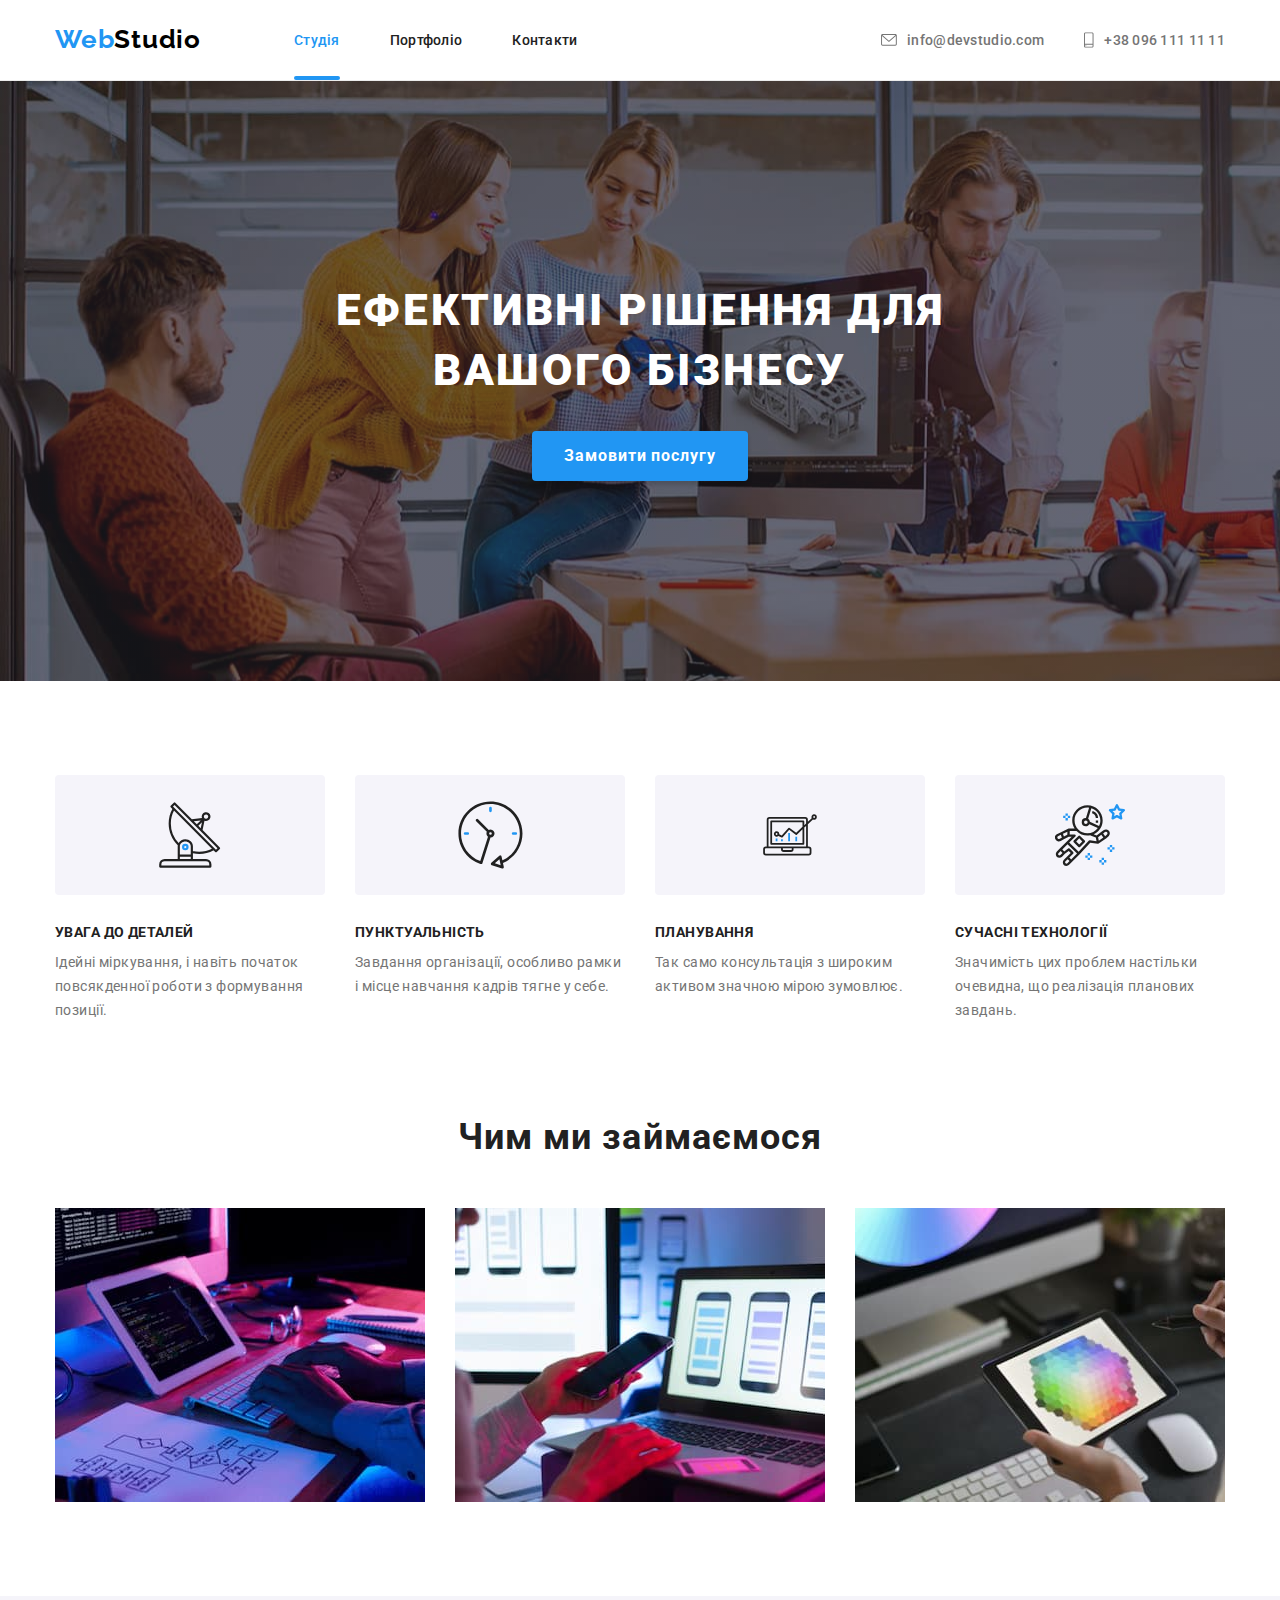
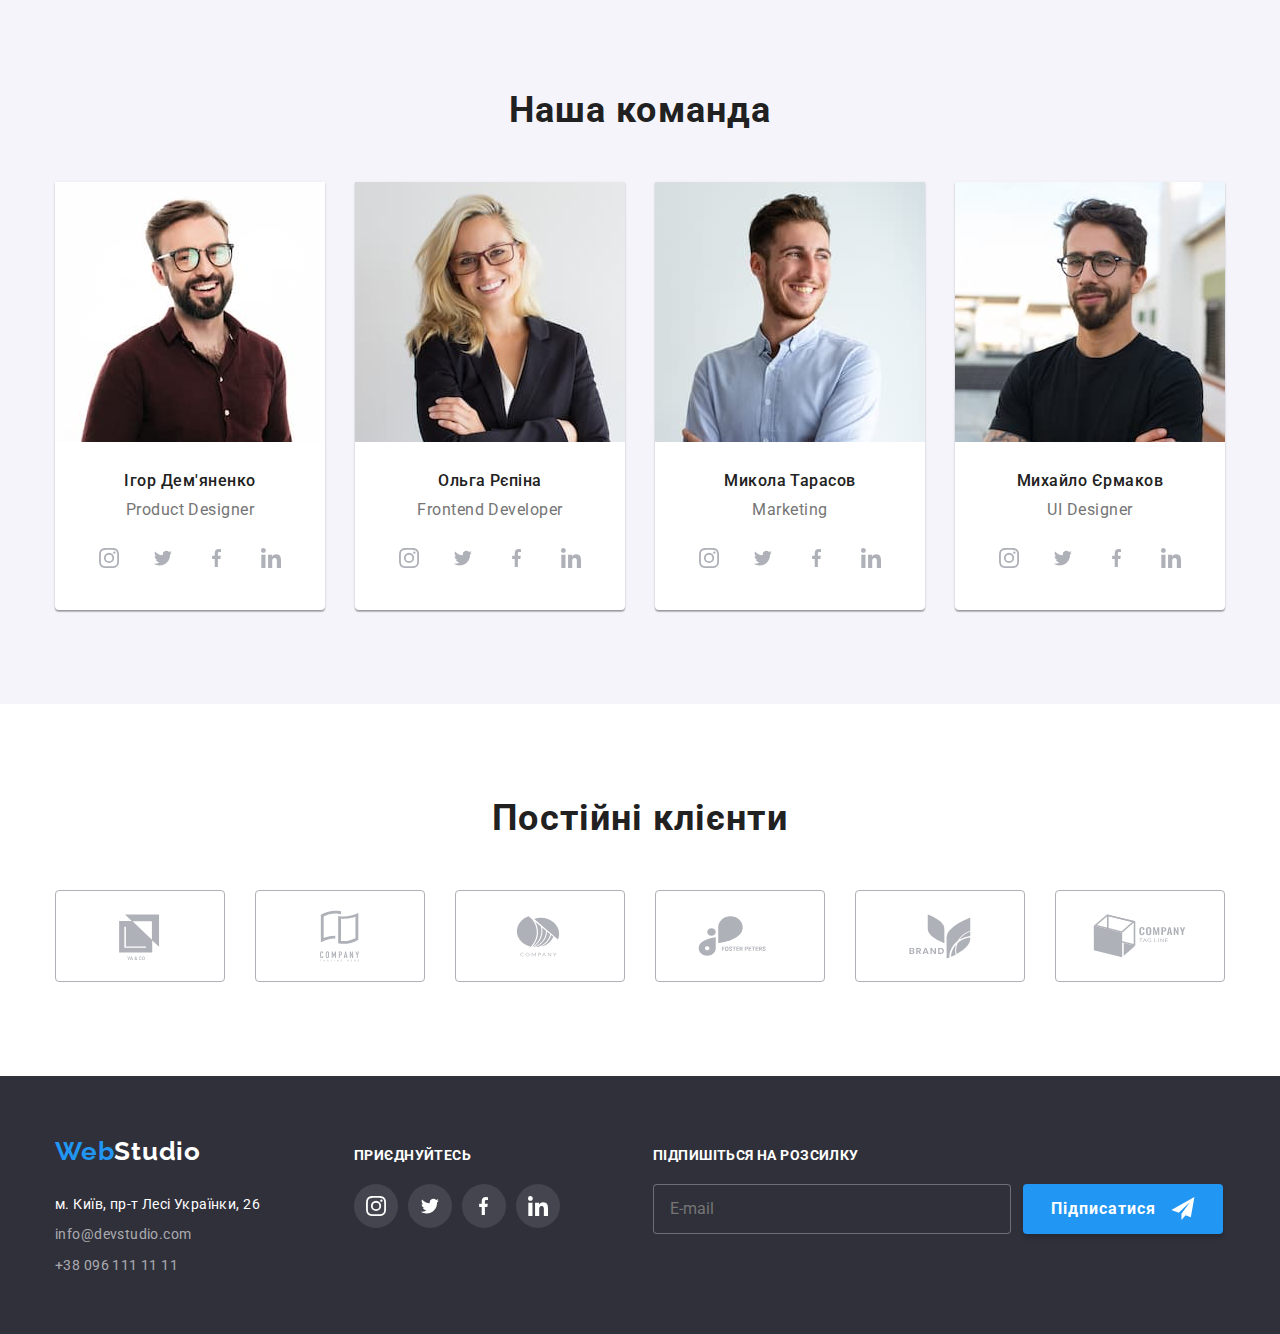
<file: index.html>
<!DOCTYPE html>
<html lang="en">
  <head>
    <meta charset="UTF-8" />
    <meta http-equiv="X-UA-Compatible" content="IE=edge" />
    <meta name="viewport" content="width=device-width, initial-scale=1.0" />
    <title>WebStudio</title>
    <link
      href="https://fonts.googleapis.com/css2?family=Raleway:wght@700&family=Roboto:wght@400;500;700;900&display=swap"
      rel="stylesheet"
    />
    <link
      rel="stylesheet"
      href="https://cdnjs.cloudflare.com/ajax/libs/modern-normalize/1.1.0/modern-normalize.min.css"
    />
    <link rel="stylesheet" href="./css/styles.css" />
  </head>
  <body>
    <!--Шапка-->

    <header class="header">
      <div class="container main-nav">
        <div class="site-logo">
          <a href="./index.html" class="logo"
            ><span class="logo-blue">Web</span>Studio</a
          >
        </div>
        <div class="nav">
          <nav>
            <ul class="site-nav">
              <li class="item">
                <a href="./index.html" class="link-nav accent-page"
                  >Студія
                  <div class="the-page"></div
                ></a>
              </li>
              <li class="item">
                <a href="./portfolio.html" class="link-nav">Портфоліо</a>
              </li>
              <li class="item"><a href="" class="link-nav">Контакти</a></li>
            </ul>
          </nav>
        </div>

        <!--Контакти-->

        <ul class="contact">
          <li class="mail">
            <a href="mailto:info@devstudio.com" class="link-contact">
              <svg class="contact-icon" width="16px" height="12px">
                <use href="./images/icons.svg#icon-Mail"></use>
              </svg>
              info@devstudio.com
            </a>
          </li>
          <li class="tel">
            <a href="tel:+380961111111" class="link-contact">
              <svg class="contact-icon" width="10px" height="16px">
                <use href="./images/icons.svg#icon-smartphone"></use>
              </svg>
              +38 096 111 11 11</a
            >
          </li>
        </ul>
      </div>
    </header>

    <main>
      <!--Герой-->
      <div class="hero-image">
        <section class="hero">
          <div class="container">
            <div class="title">
              <h1 class="hero-title">ЕФЕКТИВНІ РІШЕННЯ ДЛЯ ВАШОГО БІЗНЕСУ</h1>
            </div>

            <button
              type="button"
              class="button-order"
              width="216px"
              height="50px"
              data-modal-open
            >
              Замовити послугу
            </button>
          </div>
        </section>
      </div>
      <!--Переваги-->
      <section class="section">
        <div class="container">
          <h2 class="invisible-title">Наші переваги</h2>
          <ul class="benefits">
            <li class="benefits-item">
              <div class="bloc-antenna" width="270px" height="120px">
                <svg width="65.32" height="70">
                  <use href="./images/icons.svg#icon-antenna-1"></use>
                </svg>
              </div>
              <h3 class="benefits-title">УВАГА ДО ДЕТАЛЕЙ</h3>
              <p class="benefits-text">
                Ідейні міркування, і навіть початок повсякденної роботи з
                формування позиції.
              </p>
            </li>
            <li class="benefits-item">
              <div class="bloc-clock">
                <svg width="66.96px" height="70px">
                  <use href="./images/icons.svg#icon-clock-1"></use>
                </svg>
              </div>
              <h3 class="benefits-title">ПУНКТУАЛЬНІСТЬ</h3>
              <p class="benefits-text">
                Завдання організації, особливо рамки і місце навчання кадрів
                тягне у себе.
              </p>
            </li>
            <li class="benefits-item">
              <div class="bloc-diagram">
                <svg width="70px" height="53.69px">
                  <use href="./images/icons.svg#icon-diagram-1"></use>
                </svg>
              </div>
              <h3 class="benefits-title">ПЛАНУВАННЯ</h3>
              <p class="benefits-text">
                Так само консультація з широким активом значною мірою зумовлює.
              </p>
            </li>
            <li class="benefits-item">
              <div class="bloc-astronaut">
                <svg width="70px" height="70px">
                  <use href="./images/icons.svg#icon-astronaut-1"></use>
                </svg>
              </div>
              <h3 class="benefits-title">СУЧАСНІ ТЕХНОЛОГІЇ</h3>
              <p class="benefits-text">
                Значимість цих проблем настільки очевидна, що реалізація
                планових завдань.
              </p>
            </li>
          </ul>
        </div>
      </section>
      <!--Приклади робіт-->
      <section class="section work-section">
        <div class="container">
          <h2 class="work-title">Чим ми займаємося</h2>
          <ul class="work">
            <li class="work-list">
              <img
                src="./images/image1.jpg"
                alt="Десктопні додатки"
                width="370"
                height="294"
              />
            </li>
            <li class="work-list">
              <img
                src="./images/image2.jpg"
                alt="Мобільні додатки"
                width="370"
                height="294"
              />
            </li>
            <li class="work-list">
              <img
                src="./images/image3.jpg"
                alt="Дизайнерські рішення"
                width="370"
                height="294"
              />
            </li>
          </ul>
        </div>
      </section>
      <!--Команда-->

      <section class="section team-background">
        <div class="container">
          <h2 class="team-title">Наша команда</h2>
          <ul class="team">
            <li class="team-list">
              <img
                src="./images/image4.jpg"
                alt="Ігор Дем'яненко Product Designer"
                width="270"
                height="260"
              />
              <div class="team-info">
                <h3 class="name-title">Ігор Дем'яненко</h3>
                <p class="team-text">Product Designer</p>
                <ul class="icon-social">
                  <li class="social-networks">
                    <a href="" class="social-link">
                      <svg width="20px" height="20px">
                        <use href="./images/icons.svg#icon-instagram-2"></use>
                      </svg>
                    </a>
                  </li>
                  <li class="social-networks">
                    <a href="" class="social-link">
                      <svg width="20px" height="16.25px">
                        <use href="./images/icons.svg#icon-twitter"></use>
                      </svg>
                    </a>
                  </li>
                  <li class="social-networks">
                    <a href="" class="social-link">
                      <svg width="10px" height="20px">
                        <use href="./images/icons.svg#icon-facebook"></use>
                      </svg>
                    </a>
                  </li>
                  <li class="social-networks">
                    <a href="" class="social-link">
                      <svg width="20px" height="20px">
                        <use href="./images/icons.svg#icon-linkedin-1"></use>
                      </svg>
                    </a>
                  </li>
                </ul>
              </div>
            </li>
            <li class="team-list">
              <img
                src="./images/image5.jpg"
                alt="Ольга Рєпіна Frontend Developer"
                width="270"
                height="260"
              />
              <div class="team-info">
                <h3 class="name-title">Ольга Рєпіна</h3>
                <p class="team-text">Frontend Developer</p>
                <ul class="icon-social">
                  <li class="social-networks">
                    <a href="" class="social-link">
                      <svg width="20px" height="20px">
                        <use href="./images/icons.svg#icon-instagram-2"></use>
                      </svg>
                    </a>
                  </li>
                  <li class="social-networks">
                    <a href="" class="social-link">
                      <svg width="20px" height="16.25px">
                        <use href="./images/icons.svg#icon-twitter"></use>
                      </svg>
                    </a>
                  </li>
                  <li class="social-networks">
                    <a href="" class="social-link">
                      <svg width="10px" height="20px">
                        <use href="./images/icons.svg#icon-facebook"></use>
                      </svg>
                    </a>
                  </li>
                  <li class="social-networks">
                    <a href="" class="social-link">
                      <svg width="20px" height="20px">
                        <use href="./images/icons.svg#icon-linkedin-1"></use>
                      </svg>
                    </a>
                  </li>
                </ul>
              </div>
            </li>
            <li class="team-list">
              <img
                src="./images/image6.jpg"
                alt="Микола Тарасов Marketing"
                width="270"
                height="260"
              />
              <div class="team-info">
                <h3 class="name-title">Микола Тарасов</h3>
                <p class="team-text">Marketing</p>
                <ul class="icon-social">
                  <li class="social-networks">
                    <a href="" class="social-link">
                      <svg width="20px" height="20px">
                        <use href="./images/icons.svg#icon-instagram-2"></use>
                      </svg>
                    </a>
                  </li>
                  <li class="social-networks">
                    <a href="" class="social-link">
                      <svg width="20px" height="16.25px">
                        <use href="./images/icons.svg#icon-twitter"></use>
                      </svg>
                    </a>
                  </li>
                  <li class="social-networks">
                    <a href="" class="social-link">
                      <svg width="10px" height="20px">
                        <use href="./images/icons.svg#icon-facebook"></use>
                      </svg>
                    </a>
                  </li>
                  <li class="social-networks">
                    <a href="" class="social-link">
                      <svg width="20px" height="20px">
                        <use href="./images/icons.svg#icon-linkedin-1"></use>
                      </svg>
                    </a>
                  </li>
                </ul>
              </div>
            </li>
            <li class="team-list">
              <img
                src="./images/image7.jpg"
                alt="Михайло Єрмаков UI Designer"
                width="270"
                height="260"
              />
              <div class="team-info">
                <h3 class="name-title">Михайло Єрмаков</h3>
                <p class="team-text">UI Designer</p>
                <ul class="icon-social">
                  <li class="social-networks">
                    <a href="" class="social-link">
                      <svg width="20px" height="20px">
                        <use href="./images/icons.svg#icon-instagram-2"></use>
                      </svg>
                    </a>
                  </li>
                  <li class="social-networks">
                    <a href="" class="social-link">
                      <svg width="20px" height="16.25px">
                        <use href="./images/icons.svg#icon-twitter"></use>
                      </svg>
                    </a>
                  </li>
                  <li class="social-networks">
                    <a href="" class="social-link">
                      <svg width="10px" height="20px">
                        <use href="./images/icons.svg#icon-facebook"></use>
                      </svg>
                    </a>
                  </li>
                  <li class="social-networks">
                    <a href="" class="social-link">
                      <svg width="20px" height="20px">
                        <use href="./images/icons.svg#icon-linkedin-1"></use>
                      </svg>
                    </a>
                  </li>
                </ul>
              </div>
            </li>
          </ul>
        </div>
      </section>

      <!--Постійні клієнти-->
      <section class="section">
        <div class="container">
          <h2 class="client-title">Постійні клієнти</h2>
          <ul class="client-list">
            <li class="client-item">
              <a href="" width="170px" height="92" class="client-link">
                <svg width="106px" height="60px">
                  <use href="./images/icons.svg#icon-Logo-1"></use>
                </svg>
              </a>
            </li>
            <li class="client-item">
              <a href="" width="170px" height="92" class="client-link">
                <svg width="106px" height="60px">
                  <use href="./images/icons.svg#icon-Logo-2"></use>
                </svg>
              </a>
            </li>
            <li class="client-item">
              <a href="" width="170px" height="92" class="client-link">
                <svg width="106px" height="60px">
                  <use href="./images/icons.svg#icon-Logo-3"></use>
                </svg>
              </a>
            </li>
            <li class="client-item">
              <a href="" width="170px" height="92" class="client-link">
                <svg width="106px" height="60px">
                  <use href="./images/icons.svg#icon-Logo-4"></use>
                </svg>
              </a>
            </li>
            <li class="client-item">
              <a href="" width="170px" height="92" class="client-link">
                <svg width="106px" height="60px">
                  <use href="./images/icons.svg#icon-Logo-5"></use>
                </svg>
              </a>
            </li>
            <li class="client-item">
              <a href="" width="170px" height="92" class="client-link">
                <svg width="106px" height="60px">
                  <use href="./images/icons.svg#icon-Logo-6"></use>
                </svg>
              </a>
            </li>
          </ul>
        </div>
      </section>
    </main>

    <!--Підвал-->
    <footer class="footer">
      <div class="container container-footer">
        <div class="adrdress-footer">
          <a href="./index.html" class="logo logo-footer"
            ><span class="logo-blue">Web</span>Studio</a
          >
          <address>
            <ul class="address">
              <li class="address-list">
                <a
                  href="https://maps.app.goo.gl/EAC9ULixdkPasdqL6?g_st=ic"
                  class="location"
                  >м. Київ, пр-т Лесі Українки, 26</a
                >
              </li>
              <li class="address-list">
                <a class="contact-footer" href="info@devstudio.com"
                  >info@devstudio.com</a
                >
              </li>
              <li class="address-list">
                <a class="contact-footer" href="+380961111111"
                  >+38 096 111 11 11</a
                >
              </li>
            </ul>
          </address>
        </div>

        <div class="footer-two">
          <h3 class="title-join">ПРИЄДНУЙТЕСЬ</h3>
          <ul class="client-list">
            <li class="social-networks">
              <a href="" class="social-footer">
                <svg width="20px" height="20px">
                  <use href="./images/icons.svg#icon-instagram-2"></use>
                </svg>
              </a>
            </li>
            <li class="social-networks">
              <a href="" class="social-footer">
                <svg width="20px" height="16.25px">
                  <use href="./images/icons.svg#icon-twitter"></use>
                </svg>
              </a>
            </li>
            <li class="social-networks">
              <a href="" class="social-footer">
                <svg width="10px" height="20px">
                  <use href="./images/icons.svg#icon-facebook"></use>
                </svg>
              </a>
            </li>
            <li class="social-networks">
              <a href="" class="social-footer">
                <svg width="20px" height="20px">
                  <use href="./images/icons.svg#icon-linkedin-1"></use>
                </svg>
              </a>
            </li>
          </ul>
        </div>
        <div class="subscribe-email">
          <form name="mailing-list" class="mailing-list">
            <h3 class="subscribe-title">ПІДПИШІТЬСЯ НА РОЗСИЛКУ</h3>
            <input
              type="email"
              name="user-email"
              placeholder="E-mail"
              class="input-email"
            />

            <button type="submit" class="button-subscribe">
              Підписатися
              <svg width="24px" height="24px" class="icon-send">
                <use href="./images/icons.svg#icon-icon-send"></use>
              </svg>
            </button>
          </form>
        </div>
      </div>
    </footer>

    <!--Modal-->
    <div class="backdrop is-hidden" data-modal>
      <div class="modal">
        <button type="button" class="modal-close" data-modal-close>
          <svg width="30px" height="30px">
            <use href="./images/icons.svg#icon-close"></use>
          </svg>
        </button>
        <form name="user_data" class="user-data">
          <b class="form-title">Залиште свої дані, ми вам передзвонимо</b>
          <div class="data-form">
            <label>
              Ім'я <input type="text" name="user-name" class="form-input" />
              <span class="data-icon">
                <svg width="18px" height="18px">
                  <use href="./images/icons.svg#icon-person-black-18dp-1"></use>
                </svg>
              </span>
            </label>
          </div>
          <div class="data-form">
            <label>
              Телефон <input type="tel" name="user-tel" class="form-input" />
              <span class="data-icon">
                <svg width="18px" height="18px">
                  <use href="./images/icons.svg#icon-phone-black-18dp-1"></use>
                </svg>
              </span>
            </label>
          </div>
          <div class="data-form">
            <label>
              Пошта <input type="email" name="user-email" class="form-input" />
              <span class="data-icon">
                <svg width="18px" height="18px">
                  <use href="./images/icons.svg#icon-email-black-18dp-1"></use>
                </svg>
              </span>
            </label>
          </div>
          <div class="data-form">
            <label for="">
              Коментар
              <textarea
                name="feedback"
                id=""
                cols="30"
                rows="10"
                placeholder="Введіть текст"
              ></textarea>
            </label>
          </div>
          <label class="checkbox-button">
            <input type="checkbox" name="conract" class="checkbox" />
            <span class="checkbox-icon"></span>

            Погоджуюся з розсилкою та приймаю
            <a href="" class="link-contract"> Умови договору</a>
          </label>
          <button type="submit" class="submit-button">Відправити</button>
        </form>
      </div>
    </div>
    <script src="./js/modal.js"></script>
  </body>
</html>
</file>
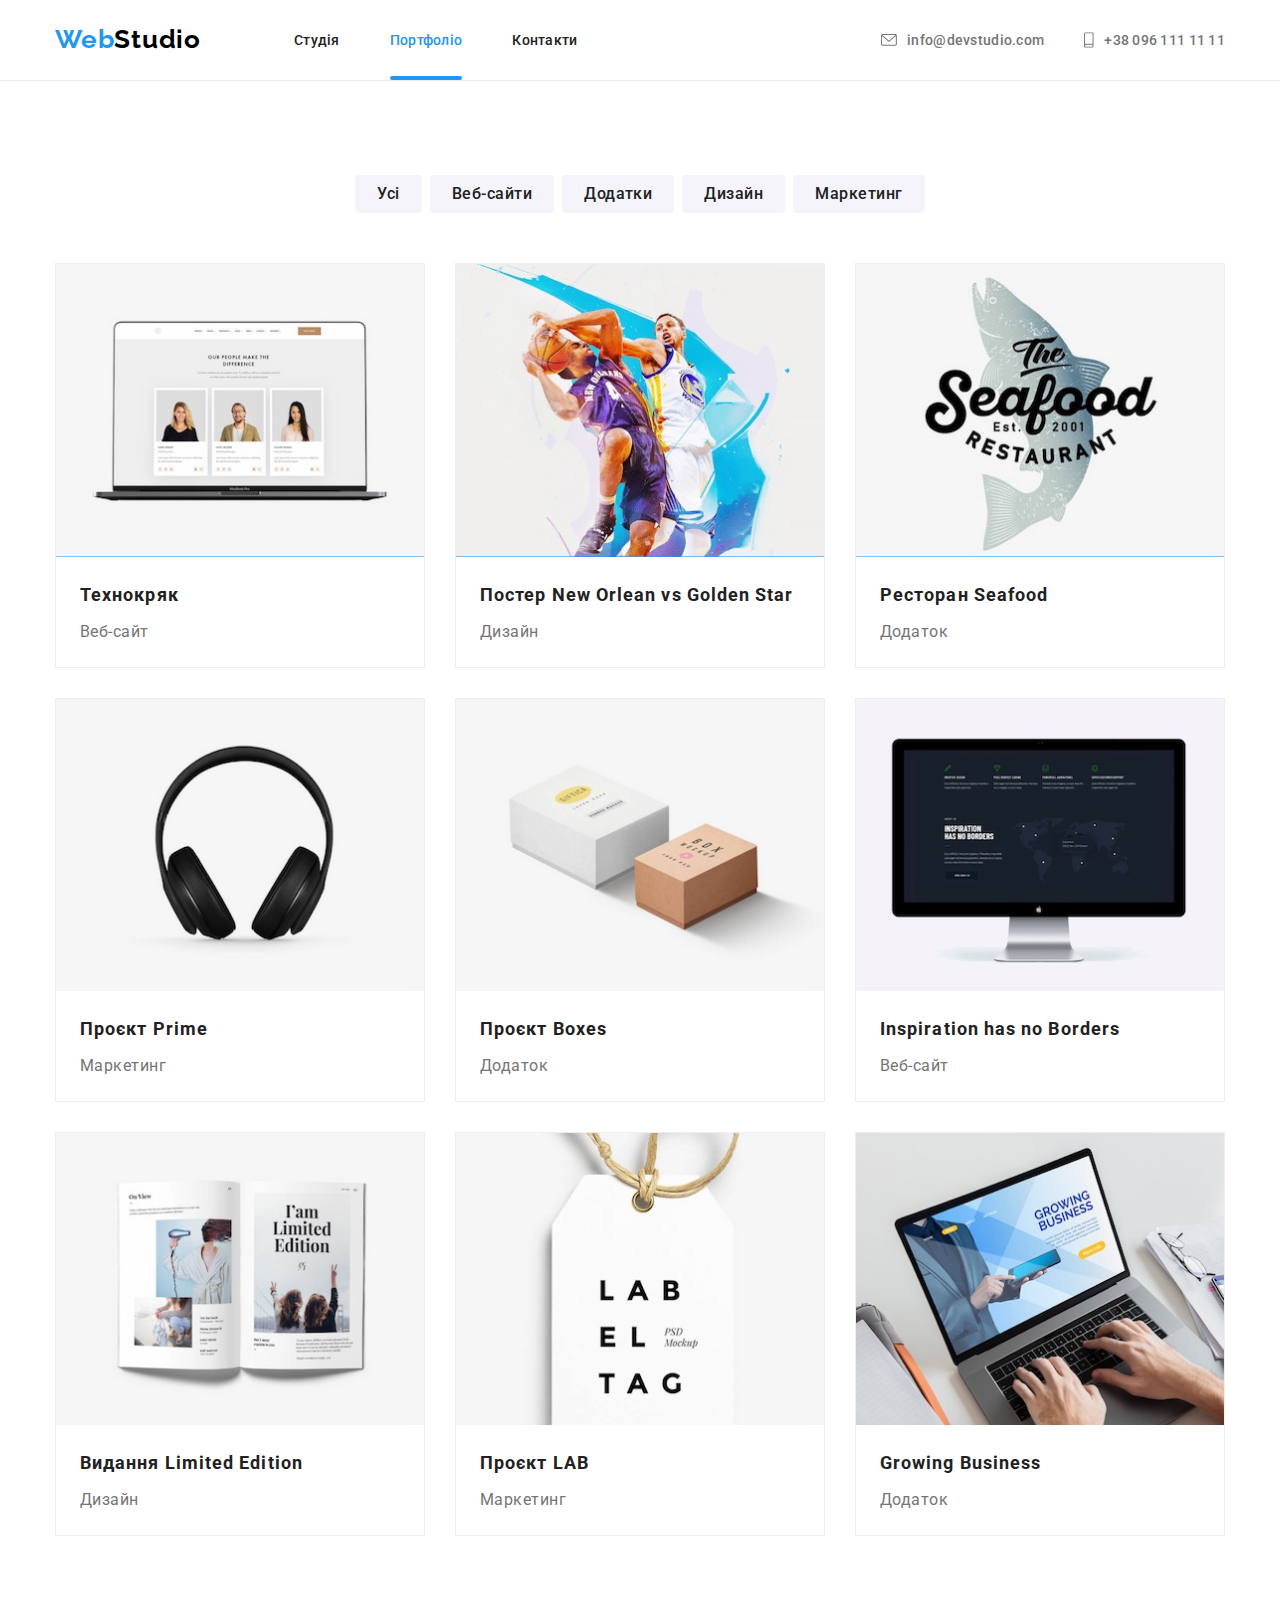
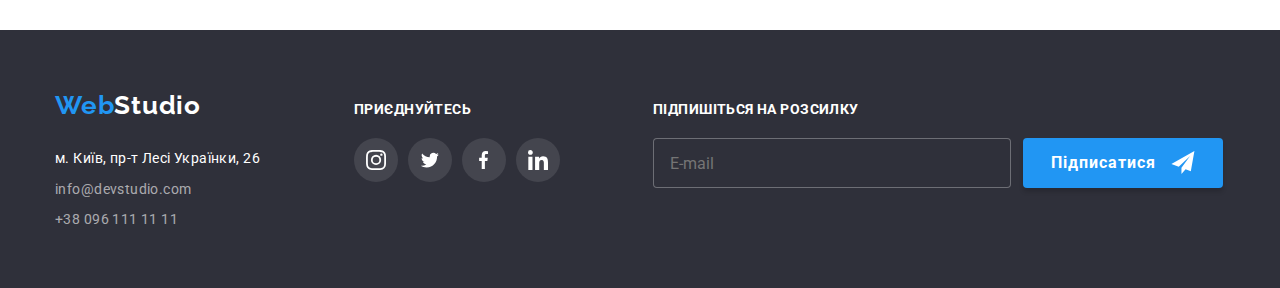
<file: portfolio.html>
<!DOCTYPE html>
<html lang="en">
  <head>
    <meta charset="UTF-8" />
    <meta http-equiv="X-UA-Compatible" content="IE=edge" />
    <meta name="viewport" content="width=device-width, initial-scale=1.0" />
    <title>WebStudio</title>
    <link
      href="https://fonts.googleapis.com/css2?family=Raleway:wght@700&family=Roboto:wght@400;500;700;900&display=swap"
      rel="stylesheet"
    />
    <link
      rel="stylesheet"
      href="https://cdnjs.cloudflare.com/ajax/libs/modern-normalize/1.1.0/modern-normalize.min.css"
    />
    <link rel="stylesheet" href="./css/styles.css" />
  </head>
  <body>
    <!--Шапка-->

    <header class="header">
      <div class="container main-nav">
        <div class="site-logo">
          <a href="./index.html" class="logo"
            ><span class="logo-blue">Web</span>Studio</a
          >
        </div>
        <div class="nav">
          <nav>
            <ul class="site-nav">
              <li class="item">
                <a href="./index.html" class="link-nav">Студія</a>
              </li>
              <li class="item">
                <a href="./portfolio.html" class="link-nav accent-page"
                  >Портфоліо
                  <div class="the-page"></div
                ></a>
              </li>
              <li class="item"><a href="" class="link-nav">Контакти</a></li>
            </ul>
          </nav>
        </div>

        <!--Контакти-->

        <ul class="contact">
          <li class="mail">
            <a href="mailto:info@devstudio.com" class="link-contact">
              <svg class="contact-icon" width="16px" height="12px">
                <use href="./images/icons.svg#icon-Mail"></use>
              </svg>
              info@devstudio.com
            </a>
          </li>
          <li class="tel">
            <a href="tel:+380961111111" class="link-contact">
              <svg class="contact-icon" width="10px" height="16px">
                <use href="./images/icons.svg#icon-smartphone"></use>
              </svg>
              +38 096 111 11 11</a
            >
          </li>
        </ul>
      </div>
    </header>
    <!--Портфоліо-->
    <main>
      <section class="section">
        <div class="container">
          <ul class="portfolio-nav">
            <li class="portfolio-item">
              <button type="button" class="portfolio-button">Усі</button>
            </li>
            <li class="portfolio-item">
              <button type="button" class="portfolio-button">Веб-сайти</button>
            </li>
            <li class="portfolio-item">
              <button type="button" class="portfolio-button">Додатки</button>
            </li>
            <li class="portfolio-item">
              <button type="button" class="portfolio-button">Дизайн</button>
            </li>
            <li class="portfolio-item">
              <button type="button" class="portfolio-button">Маркетинг</button>
            </li>
          </ul>

          <h1 class="title-portfolio">Портфоліо</h1>

          <ul class="portfolio-list">
            <li class="portfolio-card">
              <a href="" class="portfolio-link">
                <div class="position-overlay">
                  <img
                    src="images/portfolio1.jpg"
                    alt="Вигляд веб-сайту"
                    width="370"
                  />
                  <div class="portfolio-overlay">
                    <p>
                      Ресурс пропонує комплексні пропозиції з різним рівнем
                      функціоналу та сервісів. Все це дозволить відвідувачу
                      отримати вичерпні відомості про компанію чи приватну
                      особу.
                    </p>
                  </div>
                </div>
                <div class="border-box">
                  <h2 class="portfolio-title">Технокряк</h2>
                  <p class="portfolio-text">Веб-сайт</p>
                </div>
              </a>
            </li>
            <li class="portfolio-card">
              <a href="" class="portfolio-link">
                <div class="position-overlay">
                  <img
                    src="images/portfolio2.jpg"
                    alt="Постер з двома баскетболістами"
                    width="370"
                  />
                  <div class="portfolio-overlay">
                    <p>
                      Ресурс пропонує комплексні пропозиції з різним рівнем
                      функціоналу та сервісів. Все це дозволить відвідувачу
                      отримати вичерпні відомості про компанію чи приватну
                      особу.
                    </p>
                  </div>
                </div>
                <div class="border-box">
                  <h2 class="portfolio-title">
                    Постер New Orlean vs Golden Star
                  </h2>
                  <p class="portfolio-text">Дизайн</p>
                </div>
              </a>
            </li>
            <li class="portfolio-card">
              <a href="" class="portfolio-link">
                <div class="position-overlay">
                  <img
                    src="images/portfolio3.jpg"
                    alt="Емблема ресторану Seafood"
                    width="370"
                  />
                  <div class="portfolio-overlay">
                    <p>
                      Ресурс пропонує комплексні пропозиції з різним рівнем
                      функціоналу та сервісів. Все це дозволить відвідувачу
                      отримати вичерпні відомості про компанію чи приватну
                      особу.
                    </p>
                  </div>
                </div>
                <div class="border-box">
                  <h2 class="portfolio-title">Ресторан Seafood</h2>
                  <p class="portfolio-text">Додаток</p>
                </div>
              </a>
            </li>
            <li class="portfolio-card">
              <a href="" class="portfolio-link">
                <div class="position-overlay">
                  <img
                    src="images/portfolio4.jpg"
                    alt="Навушники"
                    width="370"
                  />
                  <div class="portfolio-overlay">
                    <p>
                      Ресурс пропонує комплексні пропозиції з різним рівнем
                      функціоналу та сервісів. Все це дозволить відвідувачу
                      отримати вичерпні відомості про компанію чи приватну
                      особу.
                    </p>
                  </div>
                </div>
                <div class="border-box">
                  <h2 class="portfolio-title">Проєкт Prime</h2>
                  <p class="portfolio-text">Маркетинг</p>
                </div>
              </a>
            </li>
            <li class="portfolio-card">
              <a href="" class="portfolio-link">
                <div class="position-overlay">
                  <img
                    src="images/portfolio5.jpg"
                    alt="Коробочки"
                    width="370"
                  />
                  <div class="portfolio-overlay">
                    <p>
                      Ресурс пропонує комплексні пропозиції з різним рівнем
                      функціоналу та сервісів. Все це дозволить відвідувачу
                      отримати вичерпні відомості про компанію чи приватну
                      особу.
                    </p>
                  </div>
                </div>
                <div class="border-box">
                  <h2 class="portfolio-title">Проєкт Boxes</h2>
                  <p class="portfolio-text">Додаток</p>
                </div>
              </a>
            </li>
            <li class="portfolio-card">
              <a href="" class="portfolio-link">
                <div class="position-overlay">
                  <img
                    src="images/portfolio6.jpg"
                    alt="Відкритий веб-сайт на моніторі"
                    width="370"
                  />
                  <div class="portfolio-overlay">
                    <p>
                      Ресурс пропонує комплексні пропозиції з різним рівнем
                      функціоналу та сервісів. Все це дозволить відвідувачу
                      отримати вичерпні відомості про компанію чи приватну
                      особу.
                    </p>
                  </div>
                </div>
                <div class="border-box">
                  <h2 class="portfolio-title">Inspiration has no Borders</h2>
                  <p class="portfolio-text">Веб-сайт</p>
                </div>
              </a>
            </li>
            <li class="portfolio-card">
              <a href="" class="portfolio-link">
                <div class="position-overlay">
                  <img
                    src="images/portfolio7.jpg"
                    alt="Дизайн книги"
                    width="370"
                  />
                  <div class="portfolio-overlay">
                    <p>
                      Ресурс пропонує комплексні пропозиції з різним рівнем
                      функціоналу та сервісів. Все це дозволить відвідувачу
                      отримати вичерпні відомості про компанію чи приватну
                      особу.
                    </p>
                  </div>
                </div>
                <div class="border-box">
                  <h2 class="portfolio-title">Видання Limited Edition</h2>
                  <p class="portfolio-text">Дизайн</p>
                </div>
              </a>
            </li>
            <li class="portfolio-card">
              <a href="" class="portfolio-link">
                <div class="position-overlay">
                  <img src="images/portfolio8.jpg" alt="Етикетка" width="370" />
                  <div class="portfolio-overlay">
                    <p>
                      Ресурс пропонує комплексні пропозиції з різним рівнем
                      функціоналу та сервісів. Все це дозволить відвідувачу
                      отримати вичерпні відомості про компанію чи приватну
                      особу.
                    </p>
                  </div>
                </div>
                <div class="border-box">
                  <h2 class="portfolio-title">Проєкт LAB</h2>
                  <p class="portfolio-text">Маркетинг</p>
                </div>
              </a>
            </li>
            <li class="portfolio-card">
              <a href="" class="portfolio-link">
                <div class="position-overlay">
                  <img
                    src="images/portfolio9.jpg"
                    alt="Відкритий додаток на моніторі"
                    width="370"
                  />
                  <div class="portfolio-overlay">
                    <p>
                      Ресурс пропонує комплексні пропозиції з різним рівнем
                      функціоналу та сервісів. Все це дозволить відвідувачу
                      отримати вичерпні відомості про компанію чи приватну
                      особу.
                    </p>
                  </div>
                </div>
                <div class="border-box">
                  <h2 class="portfolio-title">Growing Business</h2>
                  <p class="portfolio-text">Додаток</p>
                </div>
              </a>
            </li>
          </ul>
        </div>
      </section>
    </main>
    <!--Підвал-->
    <footer class="footer">
      <div class="container container-footer">
        <div class="adrdress-footer">
          <a href="./index.html" class="logo logo-footer"
            ><span class="logo-blue">Web</span>Studio</a
          >
          <address>
            <ul class="address">
              <li class="address-list">
                <a
                  href="https://maps.app.goo.gl/EAC9ULixdkPasdqL6?g_st=ic"
                  class="location"
                  >м. Київ, пр-т Лесі Українки, 26</a
                >
              </li>
              <li class="address-list">
                <a class="contact-footer" href="info@devstudio.com"
                  >info@devstudio.com</a
                >
              </li>
              <li class="address-list">
                <a class="contact-footer" href="+380961111111"
                  >+38 096 111 11 11</a
                >
              </li>
            </ul>
          </address>
        </div>

        <div class="footer-two">
          <h3 class="title-join">ПРИЄДНУЙТЕСЬ</h3>
          <ul class="client-list">
            <li class="social-networks">
              <a href="" class="social-footer">
                <svg width="20px" height="20px">
                  <use href="./images/icons.svg#icon-instagram-2"></use>
                </svg>
              </a>
            </li>
            <li class="social-networks">
              <a href="" class="social-footer">
                <svg width="20px" height="16.25px">
                  <use href="./images/icons.svg#icon-twitter"></use>
                </svg>
              </a>
            </li>
            <li class="social-networks">
              <a href="" class="social-footer">
                <svg width="10px" height="20px">
                  <use href="./images/icons.svg#icon-facebook"></use>
                </svg>
              </a>
            </li>
            <li class="social-networks">
              <a href="" class="social-footer">
                <svg width="20px" height="20px">
                  <use href="./images/icons.svg#icon-linkedin-1"></use>
                </svg>
              </a>
            </li>
          </ul>
        </div>
        <div class="subscribe-email">
          <form name="mailing-list" class="mailing-list">
            <h3 class="subscribe-title">ПІДПИШІТЬСЯ НА РОЗСИЛКУ</h3>
            <input
              type="email"
              name="user-email"
              placeholder="E-mail"
              class="input-email"
            />

            <button type="submit" class="button-subscribe">
              Підписатися
              <svg width="24px" height="24px" class="icon-send">
                <use href="./images/icons.svg#icon-icon-send"></use>
              </svg>
            </button>
          </form>
        </div>
      </div>
    </footer>
  </body>
</html>
</file>
<file: css/styles.css>
:root {
  --brand-color: #2196f3;
}

body {
  font-family: Roboto, sans-serif;
  color: #212121;
}

/* Утиліти */

img {
  display: block;
  max-width: 100%;
  height: auto;
}

ul {
  margin: 0;
  padding: 0;
  list-style-type: none;
}

li {
  margin: 0;
  padding: 0;
}

p {
  margin: 0;
  padding: 0;
}

h1,
h2,
h3,
h4,
h5,
h6 {
  margin: 0;
  padding: 0;
}

.container {
  width: 1200px;
  padding-left: 15px;
  padding-right: 15px;
  margin-right: auto;
  margin-left: auto;
}

.section {
  padding-top: 94px;
  padding-bottom: 94px;
}

.main-nav {
  display: flex;
  align-items: center;
}

/* Шапка */

.header {
  border-bottom: 1px solid;
  border-color: #ececec;
}

.site-logo {
  display: flex;
}

.site-logo .logo {
  display: block;
  padding-top: 24px;
  padding-bottom: 25px;
}

.logo {
  color: #000000;
  font-family: Raleway, sans-serif;
  font-weight: 700;
  font-size: 26px;
  line-height: 1.19;
  letter-spacing: 0.03em;
  text-decoration: none;
}

.logo-blue {
  color: var(--brand-color);
}

.nav {
  margin-left: 93px;
}

.site-nav {
  display: flex;
}

.item:not(:last-child) {
  margin-right: 50px;
}

.the-page::after {
  content: "";
  position: absolute;
  bottom: 0;
  width: 100%;
  height: 4px;
  background-color: var(--brand-color);
  border-radius: 2px;
}

.link-nav {
  position: relative;

  display: block;
  padding-top: 32px;
  padding-bottom: 32px;

  color: #212121;
  font-weight: 500;
  font-size: 14px;
  line-height: 1.17;
  letter-spacing: 0.02em;
  text-decoration: none;

  transition: 250ms cubic-bezier(0.4, 0, 0.2, 1);
}

.accent-page {
  color: var(--brand-color);
}

.link-nav:hover,
.link-nav:focus {
  color: var(--brand-color);
}

/* Контакти */
.contact {
  display: flex;
  margin-left: auto;
  padding-top: 32px;
  padding-bottom: 32px;
}

.link-contact {
  display: flex;
  align-items: center;

  color: #757575;
  font-weight: 500;
  font-size: 14px;
  line-height: 1.15;
  letter-spacing: 0.02em;
  text-decoration: none;

  transition: 250ms cubic-bezier(0.4, 0, 0.2, 1);
}

.link-contact:hover,
.link-contact:focus {
  color: var(--brand-color);
}

.contact-icon {
  margin-right: 10px;

  fill: currentColor;
}

.tel {
  margin-left: 40px;
}

/* Герой */

.hero-image {
  max-height: 600px;
  max-width: 1600px;
  margin-left: auto;
  margin-right: auto;
  background-image: linear-gradient(
      to right,
      rgba(47, 48, 58, 0.4),
      rgba(47, 48, 58, 0.4)
    ),
    url(../images/heroy.jpg);
  background-color: #000000;
}

.hero {
  justify-content: center;
  padding-top: 200px;
  padding-bottom: 200px;
  text-align: center;
}

.title {
  display: flex;
  justify-content: center;
  margin-bottom: 30px;
}

.hero-title {
  width: 696px;
  margin-left: auto;
  margin-right: auto;
  color: #ffffff;
  font-weight: 900;
  font-size: 44px;
  line-height: 1.36;
  letter-spacing: 0.06em;
  margin: 0;
}

.button-order {
  display: flex;
  align-items: center;
  text-align: center;
  margin-right: auto;
  margin-left: auto;
  letter-spacing: 0.06em;

  padding: 10px 32px;
  border: 0px;
  cursor: pointer;
  background: var(--brand-color);
  font-family: "Roboto";
  font-style: normal;
  color: #ffffff;
  font-weight: 700;
  font-size: 16px;
  line-height: 1.87;

  box-shadow: 0px 4px 4px rgba(0, 0, 0, 0.15);
  border-radius: 4px;
}

/* Переваги */
.invisible-title {
  display: none;
}

.benefits {
  display: flex;

  list-style-type: none;
}
.benefits .benefits-item {
  width: 270px;
}
.benefits-item:not(:last-child) {
  margin-right: 30px;
}

.benefits-title {
  margin-bottom: 10px;

  font-weight: 700;
  font-size: 14px;
  line-height: 1.14;
  letter-spacing: 0.03em;
}

.bloc-antenna {
  display: flex;
  margin-bottom: 30px;
  padding: 25px 102.34px;
  background: #f5f4fa;
  border-radius: 4px;
}

.bloc-clock {
  display: flex;
  padding: 25px 101.5px;
  margin-bottom: 30px;
  background: #f5f4fa;
  border-radius: 4px;
}

.bloc-diagram {
  display: flex;
  padding: 33.2px 100px 33.11px 100px;
  margin-bottom: 30px;
  background: #f5f4fa;
  border-radius: 4px;
}

.bloc-astronaut {
  display: flex;
  padding: 25px 100px;
  margin-bottom: 30px;
  background: #f5f4fa;
  border-radius: 4px;
}

.benefits-text {
  color: #757575;
  font-weight: 400;
  font-size: 14px;
  line-height: 1.71;
  letter-spacing: 0.03em;
}

.benefits-text:last-child {
  margin-bottom: 0;
}

/* Приклади робіт */

.work-section {
  padding-top: 0;
}

.work-title {
  text-align: center;
  margin-bottom: 50px;
  font-weight: 700;
  font-size: 36px;
  line-height: 1.16;
  letter-spacing: 0.03em;
}

.work {
  display: flex;
  list-style-type: none;
}

.work-list:not(:last-child) {
  margin-right: 30px;
}
/* Команда */

.team-background {
  background-color: rgba(245, 244, 250, 1);
}

.team-title {
  text-align: center;
  margin-top: 0;
  margin-bottom: 50px;

  font-weight: 700;
  font-size: 36px;
  line-height: 1.16;
  letter-spacing: 0.03em;
}

.team {
  display: flex;
  list-style-type: none;
}

.team-list {
  width: 270px;
  height: 428px;

  background: #ffffff;
  box-shadow: 0px 1px 3px rgba(0, 0, 0, 0.12), 0px 1px 1px rgba(0, 0, 0, 0.14),
    0px 2px 1px rgba(0, 0, 0, 0.2);
  border-radius: 0px 0px 4px 4px;
}

.team-list:not(:last-child) {
  margin-right: 30px;
}

.team-info {
  padding-top: 30px;
  padding-bottom: 30px;
}

.name-title {
  text-align: center;
  margin-bottom: 10px;

  font-weight: 500;
  font-size: 16px;
  line-height: 1.18;
  letter-spacing: 0.03em;
}

.team-text {
  text-align: center;
  margin-bottom: 16px;

  color: #757575;
  font-weight: 400;
  font-size: 16px;
  line-height: 1.18;
  letter-spacing: 0.03em;
}

.icon-social {
  display: flex;
  margin-left: 32px;
  margin-right: 32px;
}

.social-networks {
  width: 44px;
  height: 44px;
}

.social-networks:not(:last-child) {
  margin-right: 10px;
}

.social-link {
  display: flex;
  align-items: center;
  justify-content: center;
  fill: #afb1b8;

  border-radius: 50%;
  width: 44px;
  height: 44px;

  transition: 250ms cubic-bezier(0.4, 0, 0.2, 1);
}

.social-link:hover,
.social-link:focus {
  background-color: var(--brand-color);
  fill: #ffffff;
}

/* Постійні клієнти */

.client-title {
  text-align: center;

  margin-bottom: 50px;
  font-weight: 700;
  font-size: 36px;
  line-height: 1.16;
  letter-spacing: 0.03em;
}

.client-list {
  display: flex;
}

.client-item:not(:last-child) {
  margin-right: 30px;
}

.client-link {
  display: flex;
  padding: 16px 32px;
  height: 92px;
  width: 170px;
  color: #afb1b8;
  fill: #afb1b8;

  border-radius: 4px;
  border: 1px solid currentColor;

  transition: 250ms cubic-bezier(0.4, 0, 0.2, 1);
}

.client-link:hover,
.client-link:focus {
  color: var(--brand-color);
  fill: var(--brand-color);
}

/* Підвал */

.footer {
  background: #2f303a;
  padding-top: 60px;
  padding-bottom: 60px;
}

.container-footer {
  display: flex;
  align-items: baseline;
}

.logo-footer {
  color: #ffffff;
}

.address {
  margin-top: 28px;
  list-style-type: none;
}

.address-list:not(:last-child) {
  margin-bottom: 12px;
}
.address-list .location {
  color: #ffffff;
  font-style: normal;
  font-weight: 400;
  font-size: 14px;
  line-height: 1.14;
  letter-spacing: 0.03em;
  text-decoration: none;
}

.footer-two {
  margin-left: 94px;
}

.title-join {
  margin-bottom: 20px;
  color: #ffffff;
  font-weight: 700;
  font-size: 14px;
  line-height: 1.14;
  letter-spacing: 0.03em;
}

.social-footer {
  display: flex;
  align-items: center;
  justify-content: center;
  background-color: rgba(255, 255, 255, 0.1);
  color: #ffffff;
  fill: currentColor;

  border-radius: 50%;
  width: 44px;
  height: 44px;

  transition: 250ms cubic-bezier(0.4, 0, 0.2, 1);
}

.social-footer:hover,
.social-footer:focus {
  background-color: var(--brand-color);
}

.contact-footer {
  color: #ffffff99;
  font-style: normal;
  font-weight: 400;
  font-size: 14px;
  line-height: 1.14;
  letter-spacing: 0.03em;
  text-decoration: none;
}

.subscribe-email {
  margin-left: 93px;
}

.mailing-list {
  position: relative;
  width: 570px;
  height: 86px;
}

.subscribe-title {
  font-weight: 700;
  font-size: 14px;
  line-height: 1.14;
  letter-spacing: 0.03em;
  color: #ffffff;
}

.mailing-label {
  position: absolute;
}

.input-email {
  position: absolute;
  left: 0;
  bottom: 0;
  padding-left: 16px;
  outline: none;
  color: #ffffff;

  width: 358px;
  height: 50px;
  border: 1px solid rgba(255, 255, 255, 0.3);
  border-radius: 4px;
  background-color: rgba(47, 48, 58, 1);
}

.button-subscribe {
  position: absolute;
  right: 0;
  bottom: 0;
  cursor: pointer;

  display: flex;
  align-items: center;
  justify-content: space-between;
  padding: 10px 28px;

  font-weight: 700;
  font-size: 16px;
  line-height: 1.87;
  letter-spacing: 0.06em;

  color: #ffffff;

  width: 200px;
  height: 50px;
  background: var(--brand-color);
  border: 0;
  box-shadow: 0px 4px 4px rgba(0, 0, 0, 0.15);
  border-radius: 4px;
}

.icon-send {
  margin-left: 10px;
}

/* Portfolio.html */

.portfolio-nav {
  justify-content: center;

  padding-bottom: 50px;
  display: flex;
  list-style-type: none;
}

.portfolio-item:not(:last-child) {
  margin-right: 8px;
}

.portfolio-button {
  border-radius: 4px;
  border: 0;
  background: #f5f4fa;
  color: #212121;

  transition: 250ms cubic-bezier(0.4, 0, 0.2, 1);
}

.portfolio-button:hover,
.portfolio-button:focus {
  background: var(--brand-color);
  color: #ffffff;
  box-shadow: 0px 3px 1px rgba(0, 0, 0, 0.1), 0px 1px 2px rgba(0, 0, 0, 0.08),
    0px 2px 2px rgba(0, 0, 0, 0.12);
}

.all-button {
  padding: 6px 22px;
  font-family: "Roboto";
  font-style: normal;
  color: #ffffff;
  font-weight: 500;
  font-size: 16px;
  line-height: 1.62;
  letter-spacing: 0.03em;
  cursor: pointer;
}

.portfolio-button {
  padding: 6px 22px;
  font-family: "Roboto";
  font-style: normal;
  font-weight: 500;
  font-size: 16px;
  line-height: 1.62;
  letter-spacing: 0.03em;
  cursor: pointer;
}

.title-portfolio {
  display: none;
}

.portfolio-list {
  display: flex;
  flex-wrap: wrap;
  gap: 30px;
  list-style-type: none;
}

.portfolio-card {
  overflow: hidden;
  transition: 250ms cubic-bezier(0.4, 0, 0.2, 1);
  flex-basis: calc((100% - 60px) / 3);
}

.portfolio-link {
  display: block;
  width: 100%;
  height: 100%;
  text-decoration: none;
  border: 1px solid;
  border-color: #eeeeee;

  transition: 250ms cubic-bezier(0.4, 0, 0.2, 1);
}

.portfolio-card:hover,
.portfolio-card:focus {
  box-shadow: 0px 1px 1px rgba(0, 0, 0, 0.12), 0px 4px 4px rgba(0, 0, 0, 0.06),
    1px 4px 6px rgba(0, 0, 0, 0.16);
}

.position-overlay {
  position: relative;
  overflow: hidden;
}

.portfolio-overlay {
  position: absolute;

  top: 0;
  left: 0;

  background-color: rgba(33, 150, 243, 0.9);
  color: #ffffff;
  padding: 63px 24px;
  font-weight: 400;
  font-size: 18px;
  line-height: 1.55;

  width: 100%;
  height: 100%;
  transform: translateY(100%);
  transition-property: transform;
  transition: 250ms cubic-bezier(0.4, 0, 0.2, 1);
}

.portfolio-card:hover .portfolio-overlay {
  transform: translateY(0);
}

.portfolio-title {
  margin-bottom: 4px;

  color: #212121;
  font-weight: 700;
  font-size: 18px;
  line-height: 2;
  letter-spacing: 0.06em;
}

.portfolio-text {
  color: #757575;
  font-weight: 400;
  font-size: 16px;
  line-height: 1.87;
  letter-spacing: 0.03em;
}

.border-box {
  padding: 20px 24px;
}

.backdrop {
  position: fixed;
  top: 0;
  left: 0;

  width: 100%;
  height: 100%;

  background-color: rgba(0, 0, 0, 0.2);
  transition: 250ms cubic-bezier(0.4, 0, 0.2, 1);
}

.is-hidden {
  opacity: 0;
  visibility: hidden;
  pointer-events: none;
}

.modal {
  position: absolute;
  top: 50%;
  left: 50%;
  transform: translate(-50%, -50%);
  width: 100%;
  max-width: 528px;
  height: 100%;
  max-height: 581px;

  padding: 40px 39px 40px 41px;

  border-radius: 4px;
  background: #ffffff;
  box-shadow: 0px 1px 3px rgba(0, 0, 0, 0.12), 0px 1px 1px rgba(0, 0, 0, 0.14),
    0px 2px 1px rgba(0, 0, 0, 0.2);
}

.modal-close {
  display: flex;
  position: absolute;
  top: 8px;
  right: 8px;
  cursor: pointer;

  border: 0;
  padding: 0;
  width: auto;
  height: auto;
  background: #ffffff;
  transition: 250ms cubic-bezier(0.4, 0, 0.2, 1);
}

.modal-close:hover {
  fill: var(--brand-color);
}

.user-data {
  width: 448px;
}

.form-title {
  display: flex;
  justify-content: center;
  margin-bottom: 12px;

  font-weight: 700;
  font-size: 20px;
  line-height: 1.15;
  letter-spacing: 0.03em;
}

.data-form {
  position: relative;
  display: flex;
  color: #757575;
  flex-direction: column;

  font-weight: 400;
  font-size: 12px;
  line-height: 1.16;
  letter-spacing: 0.01em;
}

.data-form:not(:last-child) {
  margin-bottom: 10px;
}

.form-input {
  margin-top: 4px;
  width: 100%;
  height: 40px;
  padding-left: 42px;

  border: 1px solid;
  border-color: rgba(33, 33, 33, 0.2);
  border-radius: 4px;
  transition: 250ms cubic-bezier(0.4, 0, 0.2, 1);
}

.form-input:focus + .data-icon {
  outline: none;
  fill: var(--brand-color);
}

.form-input:focus {
  outline: none;
  transition: 250ms cubic-bezier(0.4, 0, 0.2, 1);
  border-color: var(--brand-color);
}

.data-form textarea {
  margin-top: 4px;
  resize: none;
  width: 100%;
  height: 120px;
  padding: 12px 16px;

  border: 1px solid rgba(33, 33, 33, 0.2);
  border-radius: 4px;
  transition: 250ms cubic-bezier(0.4, 0, 0.2, 1);
}

textarea:focus {
  outline: none;
  border-color: var(--brand-color);
}

.data-icon {
  position: absolute;
  top: 28px;
  left: 15px;
  width: 18px;
  height: 18px;
  transition: 250ms cubic-bezier(0.4, 0, 0.2, 1);
}

.checkbox-button {
  display: flex;
  justify-content: center;
  align-items: center;
  margin-top: 20px;

  font-weight: 400;
  font-size: 14px;
  line-height: 1.41;

  letter-spacing: 0.03em;
  color: #757575;
}

.checkbox {
  -webkit-appearance: none;
  -moz-appearance: none;
  appearance: none;
}

.checkbox-icon {
  display: inline-block;
  width: 16px;
  height: 15px;

  border: 1.8px solid #212121;
  border-radius: 2px;
  margin-right: 7px;
}

.checkbox:checked + .checkbox-icon {
  border-color: var(--brand-color);

  background-image: url(../images/icon\ check.svg);
  background-size: contain;

  background-origin: border-box;
}

.link-contract {
  margin-left: 6px;
  color: var(--brand-color);
}

.submit-button {
  display: flex;
  margin-left: auto;
  margin-right: auto;
  justify-content: center;
  align-items: center;
  margin-top: 30px;
  width: 200px;
  height: 50px;
  color: rgba(255, 255, 255, 1);

  font-weight: 700;
  font-size: 16px;
  line-height: 1.87;
  letter-spacing: 0.06em;

  cursor: pointer;
  border: 0;
  padding: 10px 52px;
  background-color: var(--brand-color);
  box-shadow: 0px 4px 4px rgba(0, 0, 0, 0.15);
  border-radius: 4px;
}
</file>
